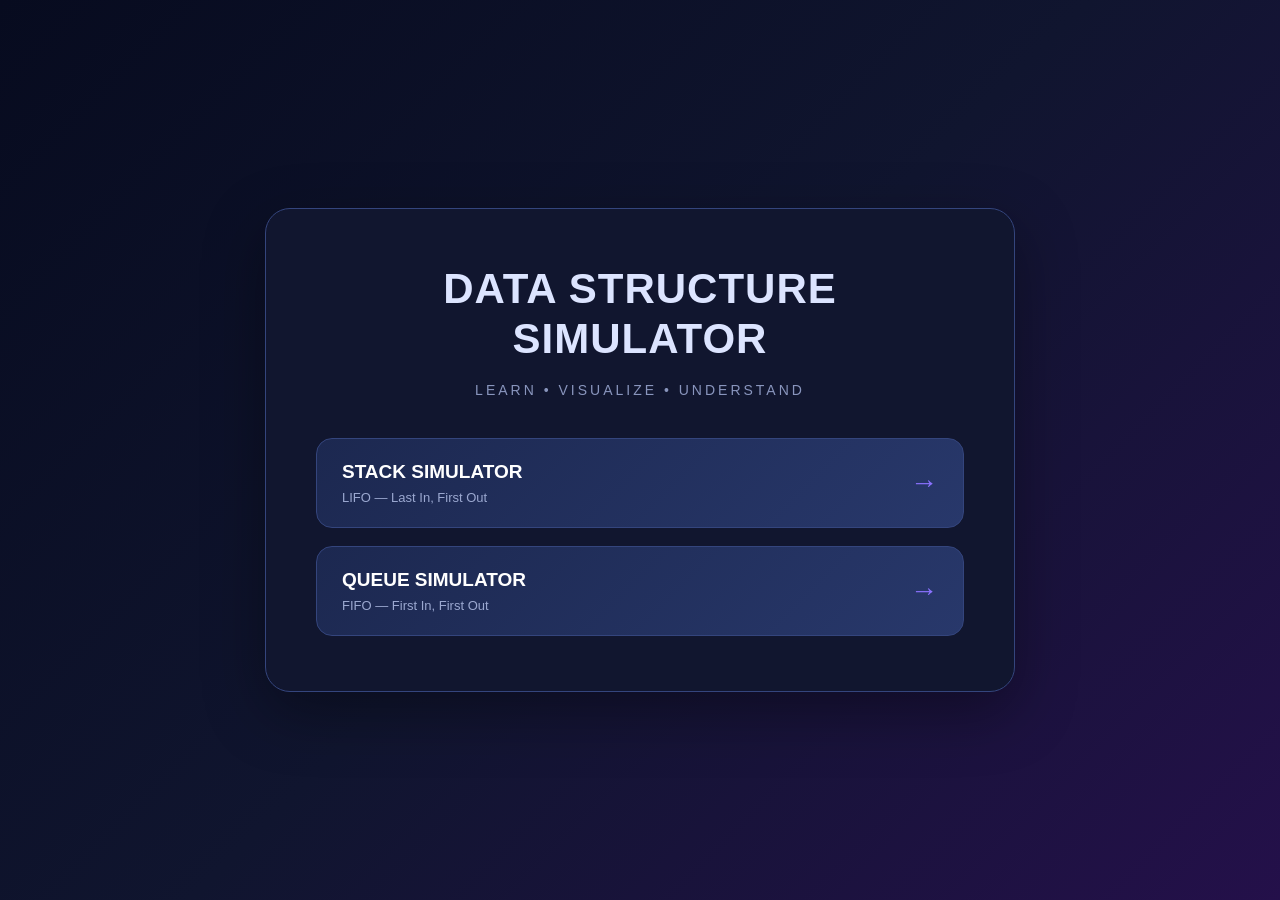
<file: index.html>
<!DOCTYPE html>
<html lang="en">

<head>

    <meta charset="UTF-8">

    <meta name="viewport"
          content="width=device-width, initial-scale=1.0">

    <title>Data Structure Simulator</title>

    <link rel="stylesheet" href="css/style.css">

</head>


<body>

    <div class="home-container">

        <div class="home-card">


            <!-- TITLE -->

            <h1>
                DATA STRUCTURE<br>
                SIMULATOR
            </h1>


            <!-- TAGLINE -->

            <p class="tagline">
                LEARN • VISUALIZE • UNDERSTAND
            </p>


            <!-- BUTTONS -->

            <div class="home-buttons">


                <!-- STACK -->

                <a href="stack.html"
                   class="structure-btn stack-btn">

                    <div class="btn-text">

                        <strong>
                            STACK SIMULATOR
                        </strong>

                        <small>
                            LIFO — Last In, First Out
                        </small>

                    </div>

                    <span class="arrow">
                        →
                    </span>

                </a>


                <!-- QUEUE -->

                <a href="queue.html"
                   class="structure-btn queue-btn">

                    <div class="btn-text">

                        <strong>
                            QUEUE SIMULATOR
                        </strong>

                        <small>
                            FIFO — First In, First Out
                        </small>

                    </div>

                    <span class="arrow">
                        →
                    </span>

                </a>


            </div>

        </div>

    </div>


</body>

</html>
</file>
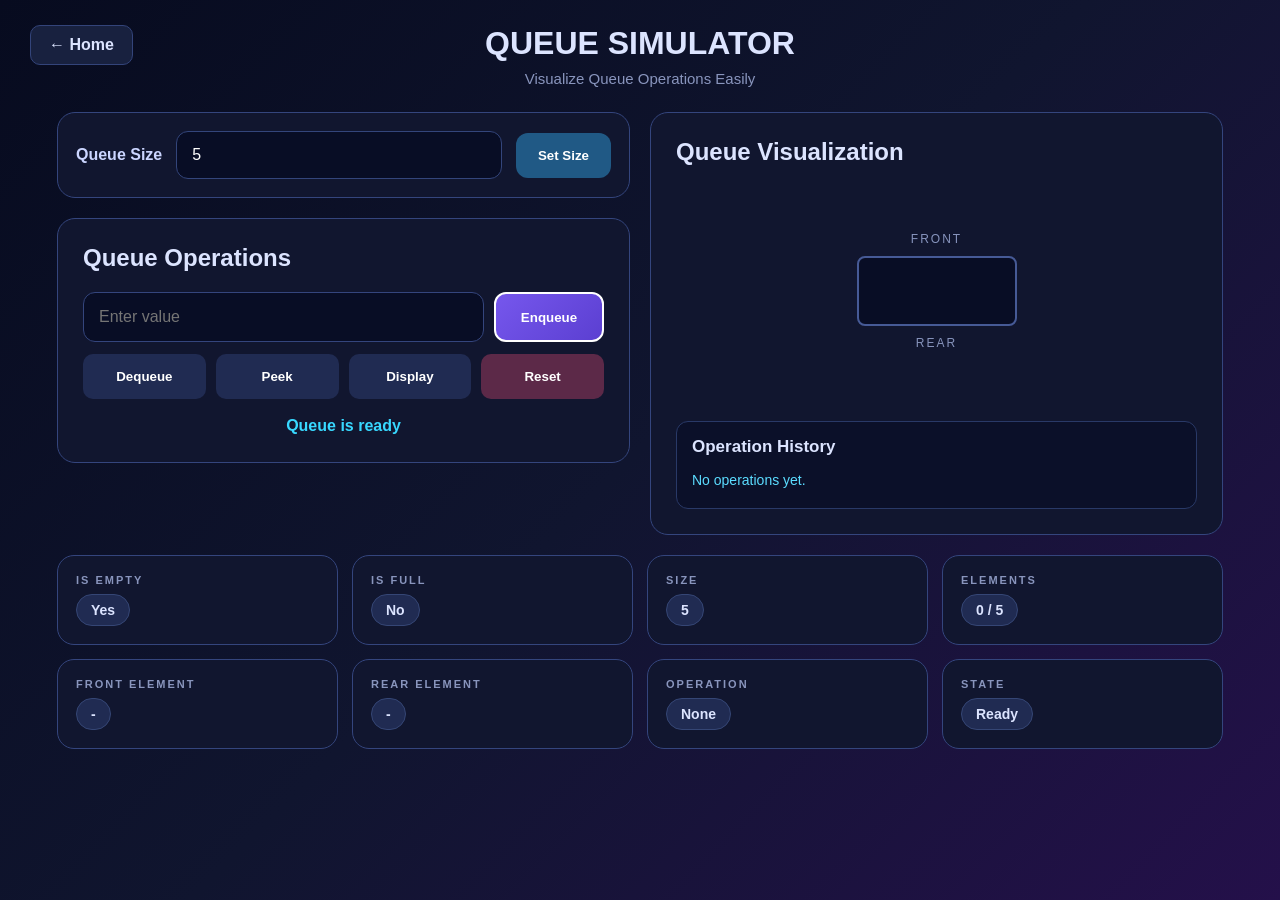
<file: queue.html>
<!DOCTYPE html>
<html lang="en">

<head>
    <meta charset="UTF-8">
    <meta name="viewport" content="width=device-width, initial-scale=1.0">

    <title>Queue Simulator</title>

    <link rel="stylesheet" href="css/style.css">
</head>

<body>

<div class="simulator-container">

    <!-- HEADER -->

    <div class="page-header">

        <a href="index.html" class="home-btn">
            ← Home
        </a>

        <h1>QUEUE SIMULATOR</h1>

        <p>Visualize Queue Operations Easily</p>

    </div>


    <!-- TOP SECTION -->

    <div class="top-section">


        <!-- LEFT SIDE -->

        <div class="left-panel">


            <!-- QUEUE SIZE -->

            <div class="size-box">

                <label>Queue Size</label>

                <input
                    type="number"
                    id="queueSize"
                    value="5"
                    min="1"
                >

                <button onclick="setSize()">
                    Set Size
                </button>

            </div>


            <!-- OPERATIONS -->

            <div class="operations-box">

                <h2>Queue Operations</h2>


                <!-- INPUT -->

                <div class="input-row">

                    <input
                        type="number"
                        id="valueInput"
                        placeholder="Enter value"
                    >

                    <button
                        class="push-btn"
                        onclick="enqueueElement()"
                    >
                        Enqueue
                    </button>

                </div>


                <!-- BUTTONS -->

                <div class="operation-buttons">

                    <button onclick="dequeueElement()">
                        Dequeue
                    </button>

                    <button onclick="peekElement()">
                        Peek
                    </button>

                    <button onclick="displayQueue()">
                        Display
                    </button>

                    <button
                        class="reset-btn"
                        onclick="resetQueue()"
                    >
                        Reset
                    </button>

                </div>


                <!-- MESSAGE -->

                <div id="message" class="message">
                    Queue is ready
                </div>

            </div>

        </div>


        <!-- RIGHT SIDE -->

        <div class="right-panel">

            <h2>Queue Visualization</h2>


            <!-- QUEUE -->

            <div class="queue-area">

                <div class="front-label">
                    FRONT
                </div>


                <div id="queue"></div>


                <div class="rear-label">
                    REAR
                </div>

            </div>


            <!-- HISTORY -->

            <div class="history-box">

                <h2>Operation History</h2>

                <div id="history">
                    <p>No operations yet.</p>
                </div>

            </div>

        </div>

    </div>


    <!-- STATUS CARDS -->

    <div class="status-section">


        <div class="status-card">

            <span>IS EMPTY</span>

            <strong id="isEmpty">
                No
            </strong>

        </div>


        <div class="status-card">

            <span>IS FULL</span>

            <strong id="isFull">
                No
            </strong>

        </div>


        <div class="status-card">

            <span>SIZE</span>

            <strong id="sizeDisplay">
                5
            </strong>

        </div>


        <div class="status-card">

            <span>ELEMENTS</span>

            <strong id="elements">
                0 / 5
            </strong>

        </div>


        <div class="status-card">

            <span>FRONT ELEMENT</span>

            <strong id="frontElement">
                -
            </strong>

        </div>


        <div class="status-card">

            <span>REAR ELEMENT</span>

            <strong id="rearElement">
                -
            </strong>

        </div>


        <div class="status-card">

            <span>OPERATION</span>

            <strong id="operation">
                None
            </strong>

        </div>


        <div class="status-card">

            <span>STATE</span>

            <strong id="state">
                Ready
            </strong>

        </div>

    </div>

</div>


<script src="js/queue.js"></script>

</body>

</html>
</file>
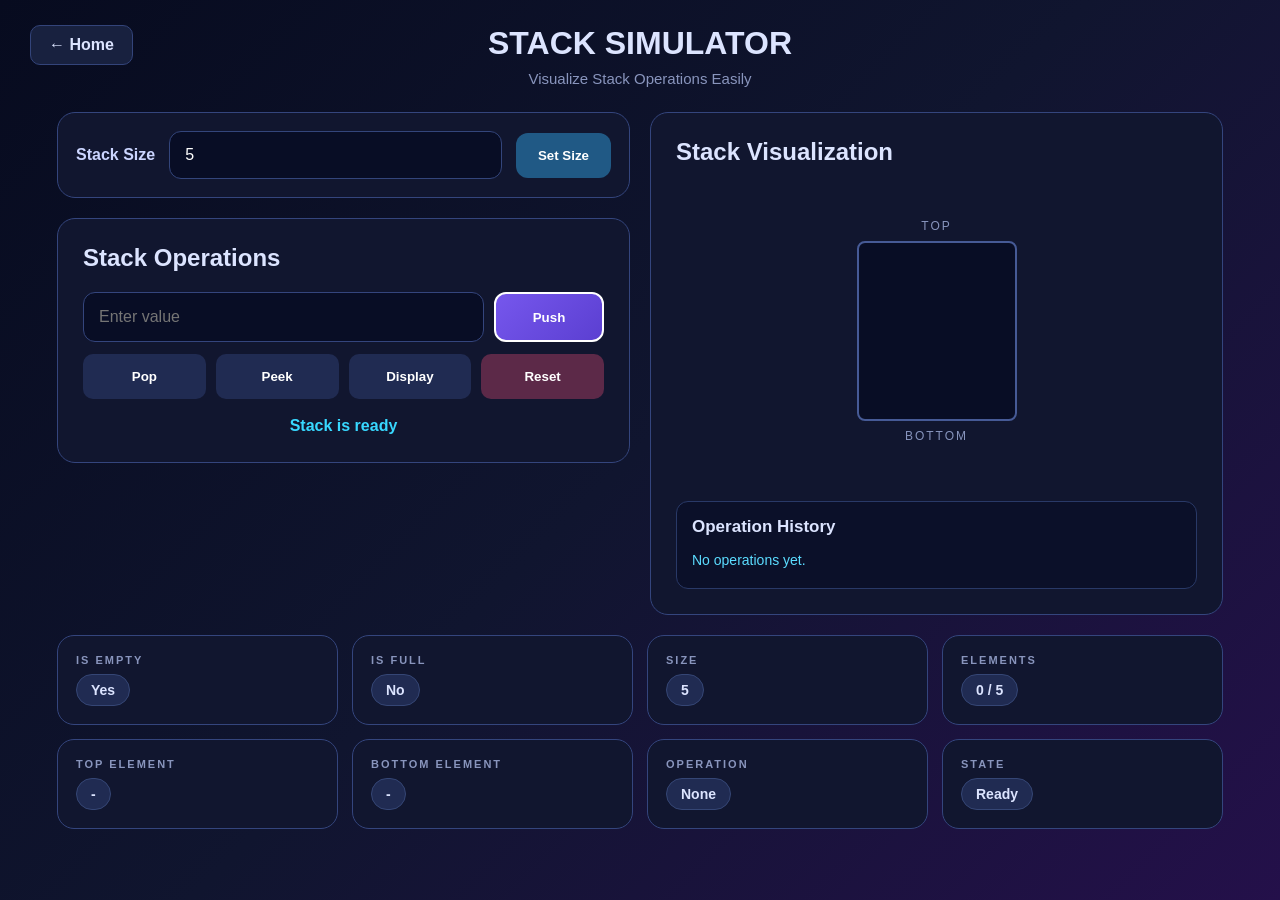
<file: stack.html>
<!DOCTYPE html>
<html lang="en">
<head>
    <meta charset="UTF-8">
    <meta name="viewport" content="width=device-width, initial-scale=1.0">

    <title>Stack Simulator</title>

    <link rel="stylesheet" href="css/style.css">
</head>

<body>

<div class="simulator-container">

    <!-- HEADER -->
    <div class="page-header">
        <a href="index.html" class="home-btn">← Home</a>
        <h1>STACK SIMULATOR</h1>
        <p>Visualize Stack Operations Easily</p>
    </div>


    <!-- TOP SECTION -->
    <div class="top-section">

        <!-- LEFT SIDE -->
        <div class="left-panel">

            <!-- STACK SIZE -->
            <div class="size-box">

                <label>Stack Size</label>

                <input
                    type="number"
                    id="stackSize"
                    value="5"
                    min="1"
                >

                <button onclick="setSize()">Set Size</button>

            </div>


            <!-- OPERATIONS -->
            <div class="operations-box">

                <h2>Stack Operations</h2>

                <div class="input-row">

                    <input
                        type="number"
                        id="valueInput"
                        placeholder="Enter value"
                    >

                    <button class="push-btn" onclick="pushElement()">
                        Push
                    </button>

                </div>


                <div class="operation-buttons">

                    <button onclick="popElement()">
                        Pop
                    </button>

                    <button onclick="peekElement()">
                        Peek
                    </button>

                    <button onclick="displayStack()">
                        Display
                    </button>

                    <button class="reset-btn" onclick="resetStack()">
                        Reset
                    </button>

                </div>


                <div id="message" class="message">
                    Stack is ready
                </div>

            </div>

        </div>


        <!-- RIGHT SIDE -->
        <div class="right-panel">

            <h2>Stack Visualization</h2>

            <div class="stack-area">

                <div class="top-label">TOP</div>

                <div id="stack"></div>

                <div class="bottom-label">BOTTOM</div>

            </div>


            <!-- HISTORY -->
            <div class="history-box">

                <h2>Operation History</h2>

                <div id="history">
                    <p>No operations yet.</p>
                </div>

            </div>

        </div>

    </div>


    <!-- STATUS SECTION -->
    <div class="status-section">

        <div class="status-card">
            <span>IS EMPTY</span>
            <strong id="isEmpty">No</strong>
        </div>

        <div class="status-card">
            <span>IS FULL</span>
            <strong id="isFull">No</strong>
        </div>

        <div class="status-card">
            <span>SIZE</span>
            <strong id="sizeDisplay">5</strong>
        </div>

        <div class="status-card">
            <span>ELEMENTS</span>
            <strong id="elements">0 / 5</strong>
        </div>


        <div class="status-card">
            <span>TOP ELEMENT</span>
            <strong id="topElement">-</strong>
        </div>

        <div class="status-card">
            <span>BOTTOM ELEMENT</span>
            <strong id="bottomElement">-</strong>
        </div>

        <div class="status-card">
            <span>OPERATION</span>
            <strong id="operation">None</strong>
        </div>

        <div class="status-card">
            <span>STATE</span>
            <strong id="state">Ready</strong>
        </div>

    </div>

</div>


<script src="js/stack.js"></script>

</body>
</html>
</file>
<file: css/style.css>
* {
    margin: 0;
    padding: 0;
    box-sizing: border-box;
}

body {
    font-family: Arial, sans-serif;
    background: linear-gradient(135deg, #070b1f, #10152f, #24104a);
    color: #ffffff;
    min-height: 100vh;
}


/* MAIN CONTAINER */

.simulator-container {
    width: 95%;
    max-width: 1400px;
    margin: auto;
    padding: 25px;
}


/* HEADER */

.page-header {
    text-align: center;
    margin-bottom: 25px;
}

.page-header h1 {
    font-size: 32px;
    color: #dce4ff;
    margin-bottom: 8px;
}

.page-header p {
    color: #8995bd;
    font-size: 15px;
}

.home-btn {
    position: absolute;
    left: 30px;
    top: 25px;

    text-decoration: none;
    color: #dce4ff;

    background: #18213f;
    border: 1px solid #33447a;

    padding: 10px 18px;
    border-radius: 10px;

    font-weight: bold;
}


/* TOP SECTION */

.top-section {
    display: grid;
    grid-template-columns: 1fr 1fr;
    gap: 20px;
}


/* LEFT PANEL */

.left-panel {
    display: flex;
    flex-direction: column;
    gap: 20px;
}


/* STACK SIZE */

.size-box {
    background: #11162f;

    border: 1px solid #34457d;

    border-radius: 18px;

    padding: 18px;

    display: flex;
    align-items: center;
    gap: 14px;
}

.size-box label {
    color: #cbd5ff;
    font-weight: bold;
    white-space: nowrap;
}

.size-box input {
    flex: 1;

    height: 48px;

    background: #080d25;

    border: 1px solid #33457b;

    border-radius: 12px;

    color: white;

    padding: 0 15px;

    font-size: 16px;
}

.size-box button {
    height: 45px;

    padding: 0 22px;

    border: none;

    border-radius: 12px;

    background: #205985;

    color: white;

    font-weight: bold;

    cursor: pointer;
}

.size-box button:hover {
    background: #2873a8;
}


/* OPERATIONS */

.operations-box {

    background: #11162f;

    border: 1px solid #34457d;

    border-radius: 18px;

    padding: 25px;
}

.operations-box h2 {
    color: #dce4ff;
    margin-bottom: 20px;
}


/* INPUT */

.input-row {
    display: flex;
    gap: 10px;
}

.input-row input {

    flex: 1;

    height: 50px;

    background: #080d25;

    border: 1px solid #34457d;

    border-radius: 12px;

    padding: 0 15px;

    color: white;

    font-size: 16px;

    outline: none;
}

.input-row input:focus {
    border-color: #6d55e8;
}


.push-btn {

    width: 110px;

    border-radius: 12px;

    border: 2px solid #ffffff;

    background: linear-gradient(135deg, #7657ed, #5b3fd1);

    color: white;

    font-weight: bold;

    cursor: pointer;
}

.push-btn:hover {
    transform: translateY(-2px);
}


/* OPERATION BUTTONS */

.operation-buttons {

    display: grid;

    grid-template-columns: repeat(4, 1fr);

    gap: 10px;

    margin-top: 12px;
}

.operation-buttons button {

    height: 45px;

    border: none;

    border-radius: 10px;

    background: #202b52;

    color: white;

    font-weight: bold;

    cursor: pointer;
}

.operation-buttons button:hover {

    background: #2d3b6b;

    transform: translateY(-1px);
}

.operation-buttons .reset-btn {

    background: #5c2948;
}

.operation-buttons .reset-btn:hover {

    background: #74345a;
}


/* MESSAGE */

.message {

    text-align: center;

    margin-top: 18px;

    color: #38d8ff;

    font-weight: bold;

    min-height: 20px;
}


/* RIGHT PANEL */

.right-panel {

    background: #11162f;

    border: 1px solid #34457d;

    border-radius: 18px;

    padding: 25px;

}

.right-panel h2 {

    color: #dce4ff;

    margin-bottom: 15px;
}


/* STACK AREA */

.stack-area {

    min-height: 300px;

    display: flex;

    flex-direction: column;

    align-items: center;

    justify-content: center;
}

.top-label,
.bottom-label {

    color: #8794bd;

    font-size: 12px;

    letter-spacing: 2px;

    margin: 8px;
}


/* STACK */

#stack {
    width: 160px;
    height: 180px;

    display: flex;

    /* Put the first element at the bottom */
    flex-direction: column-reverse;

    justify-content: flex-start;

    border: 2px solid #465a96;
    border-radius: 8px;

    overflow: hidden;

    background: #080d25;
}


/* STACK ELEMENT */

.stack-item {

    height: 48px;

    display: flex;

    align-items: center;

    justify-content: center;

    background: linear-gradient(
        135deg,
        #7657ed,
        #5035ba
    );

    border-bottom: 1px solid #8895c5;

    font-weight: bold;

    font-size: 17px;
}


/* HISTORY */

.history-box {

    margin-top: 20px;

    background: #0b1029;

    border: 1px solid #293967;

    border-radius: 12px;

    padding: 15px;

    max-height: 130px;

    overflow-y: auto;
}

.history-box h2 {

    font-size: 17px;

    margin-bottom: 10px;
}

#history p {

    color: #5bdcff;

    padding: 5px 0;

    font-size: 14px;
}


/* STATUS SECTION */

.status-section {

    margin-top: 20px;

    display: grid;

    grid-template-columns: repeat(4, 1fr);

    gap: 14px;
}


/* STATUS CARD */

.status-card {

    background: #11162f;

    border: 1px solid #34457d;

    border-radius: 17px;

    min-height: 90px;

    padding: 18px;

    display: flex;

    flex-direction: column;

    justify-content: space-between;
}

.status-card span {

    color: #8995bd;

    font-size: 11px;

    letter-spacing: 2px;

    font-weight: bold;
}

.status-card strong {

    display: inline-flex;

    align-items: center;

    width: fit-content;

    background: #202b52;

    border: 1px solid #354675;

    border-radius: 20px;

    padding: 7px 14px;

    color: #dce4ff;

    font-size: 14px;
}


/* RESPONSIVE */

@media (max-width: 900px) {

    .top-section {

        grid-template-columns: 1fr;

    }

    .status-section {

        grid-template-columns: repeat(2, 1fr);

    }
}


@media (max-width: 600px) {

    .simulator-container {

        width: 100%;

        padding: 15px;
    }

    .home-btn {

        position: static;

        display: inline-block;

        margin-bottom: 15px;
    }

    .size-box {

        flex-wrap: wrap;
    }

    .size-box input {

        width: 100%;

        flex: auto;
    }

    .operation-buttons {

        grid-template-columns: repeat(2, 1fr);
    }

    .status-section {

        grid-template-columns: 1fr;
    }
}
.queue-area {

    min-height: 220px;

    display: flex;

    flex-direction: column;

    align-items: center;

    justify-content: center;

    overflow-x: auto;

}

.front-label,
.rear-label {

    color: #8794bd;

    font-size: 12px;

    letter-spacing: 2px;

    margin: 10px;
}


/* QUEUE CONTAINER */

#queue {

    min-height: 70px;

    min-width: 160px;

    display: flex;

    align-items: stretch;

    justify-content: center;

    border: 2px solid #465a96;

    border-radius: 8px;

    overflow: hidden;

    background: #080d25;

}


/* QUEUE ELEMENT */

.queue-item {

    min-width: 70px;

    height: 65px;

    display: flex;

    align-items: center;

    justify-content: center;

    background: linear-gradient(
        135deg,
        #7657ed,
        #5035ba
    );

    border-right: 1px solid #8895c5;

    color: white;

    font-size: 17px;

    font-weight: bold;

}


.queue-item:last-child {

    border-right: none;

}
.home-container {

    min-height: 100vh;

    display: flex;

    justify-content: center;

    align-items: center;

    padding: 30px;

}


/* HOME CARD */

.home-card {

    width: 100%;

    max-width: 750px;

    text-align: center;

    background: #11162f;

    border: 1px solid #34457d;

    border-radius: 25px;

    padding: 55px 50px;

    box-shadow:
        0 20px 60px rgba(0, 0, 0, 0.35);

}


/* TITLE */

.home-card h1 {

    font-size: 42px;

    line-height: 1.2;

    color: #dce4ff;

    margin-bottom: 18px;

    letter-spacing: 1px;

}


/* TAGLINE */

.tagline {

    color: #8995bd;

    font-size: 14px;

    letter-spacing: 3px;

    margin-bottom: 40px;

}


/* BUTTON CONTAINER */

.home-buttons {

    display: flex;

    flex-direction: column;

    gap: 18px;

}


/* MAIN BUTTON */

.structure-btn {

    width: 100%;

    min-height: 90px;

    display: flex;

    align-items: center;

    justify-content: space-between;

    padding: 20px 25px;

    text-decoration: none;

    border-radius: 16px;

    border: 1px solid #34457d;

    color: white;

    transition: 0.25s ease;

}


/* STACK BUTTON */

.stack-btn {

    background: linear-gradient(
        135deg,
        #1c2850,
        #28386b
    );

}


/* QUEUE BUTTON */

.queue-btn {

    background: linear-gradient(
        135deg,
        #1c2850,
        #28386b
    );

}


/* HOVER */

.structure-btn:hover {

    transform: translateY(-4px);

    border-color: #7657ed;

    box-shadow:
        0 10px 30px rgba(0, 0, 0, 0.3);

}


/* TEXT */

.btn-text {

    display: flex;

    flex-direction: column;

    text-align: left;

    gap: 7px;

}


.btn-text strong {

    font-size: 19px;

    color: #ffffff;

}


.btn-text small {

    font-size: 13px;

    color: #9ba8d0;

}


/* ARROW */

.arrow {

    font-size: 28px;

    color: #8b72ff;

    transition: 0.2s ease;

}


.structure-btn:hover .arrow {

    transform: translateX(6px);

    color: #ffffff;

}


/* MOBILE */

@media (max-width: 600px) {

    .home-container {

        padding: 15px;

    }


    .home-card {

        padding: 40px 20px;

    }


    .home-card h1 {

        font-size: 30px;

    }


    .tagline {

        font-size: 11px;

        letter-spacing: 2px;

    }


    .structure-btn {

        min-height: 80px;

        padding: 15px 18px;

    }


    .btn-text strong {

        font-size: 16px;

    }


    .btn-text small {

        font-size: 11px;

    }

}
</file>
